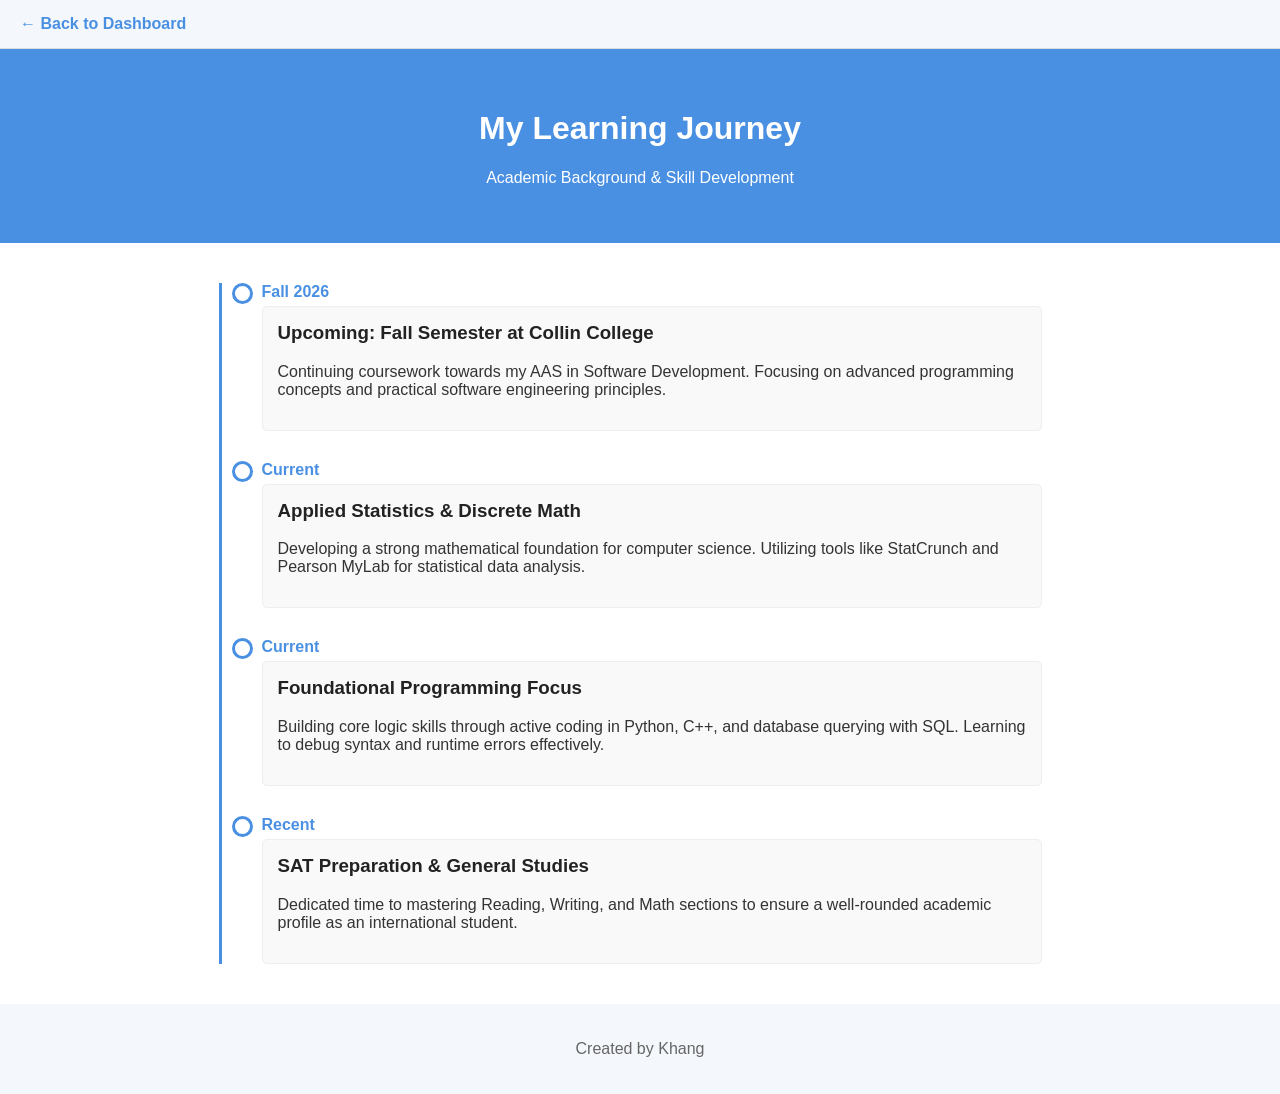
<file: resume.html>
<!DOCTYPE html>
<html lang="en">
<head>
    <meta charset="UTF-8">
    <meta name="viewport" content="width=device-width, initial-scale=1.0">
    <title>Khang - Resume & Journey</title>
    <link rel="stylesheet" href="resume.css">
</head>
<body>

<nav class="top-nav">
    <a href="index.html">← Back to Dashboard</a>
</nav>

<header class="resume-header">
    <h1>My Learning Journey</h1>
    <p>Academic Background & Skill Development</p>
</header>

<main class="timeline-container">
    
    <div class="timeline-item">
        <div class="timeline-date">Fall 2026</div>
        <div class="timeline-content">
            <h3>Upcoming: Fall Semester at Collin College</h3>
            <p>Continuing coursework towards my AAS in Software Development. Focusing on advanced programming concepts and practical software engineering principles.</p>
        </div>
    </div>

    <div class="timeline-item">
        <div class="timeline-date">Current</div>
        <div class="timeline-content">
            <h3>Applied Statistics & Discrete Math</h3>
            <p>Developing a strong mathematical foundation for computer science. Utilizing tools like StatCrunch and Pearson MyLab for statistical data analysis.</p>
        </div>
    </div>

    <div class="timeline-item">
        <div class="timeline-date">Current</div>
        <div class="timeline-content">
            <h3>Foundational Programming Focus</h3>
            <p>Building core logic skills through active coding in Python, C++, and database querying with SQL. Learning to debug syntax and runtime errors effectively.</p>
        </div>
    </div>

    <div class="timeline-item">
        <div class="timeline-date">Recent</div>
        <div class="timeline-content">
            <h3>SAT Preparation & General Studies</h3>
            <p>Dedicated time to mastering Reading, Writing, and Math sections to ensure a well-rounded academic profile as an international student.</p>
        </div>
    </div>

</main>

<footer>
    <p>Created by Khang</p>
</footer>

</body>
</html>
</file>
<file: resume.css>
body {
    font-family: Arial, sans-serif;
    background-color: #fff;
    color: #333;
    margin: 0;
    padding: 0;
}

.top-nav {
    background-color: #f4f7fb;
    padding: 15px 20px;
    border-bottom: 1px solid #ddd;
}

.top-nav a {
    color: #4a90e2;
    text-decoration: none;
    font-weight: bold;
}

.resume-header {
    text-align: center;
    padding: 40px 20px;
    background-color: #4a90e2;
    color: white;
}

.timeline-container {
    max-width: 800px;
    margin: 40px auto;
    padding: 0 20px;
    border-left: 3px solid #4a90e2;
}

.timeline-item {
    position: relative;
    margin-bottom: 30px;
    padding-left: 20px;
}

.timeline-item::before {
    content: "";
    position: absolute;
    left: -10px;
    top: 0;
    width: 15px;
    height: 15px;
    background-color: white;
    border: 3px solid #4a90e2;
    border-radius: 50%;
}

.timeline-date {
    color: #4a90e2;
    font-weight: bold;
    margin-bottom: 5px;
}

.timeline-content {
    background-color: #f9f9f9;
    padding: 15px;
    border-radius: 5px;
    border: 1px solid #eee;
}

.timeline-content h3 {
    margin-top: 0;
    color: #222;
}

footer {
    text-align: center;
    padding: 20px;
    background-color: #f4f7fb;
    color: #666;
    margin-top: 40px;
}
</file>
